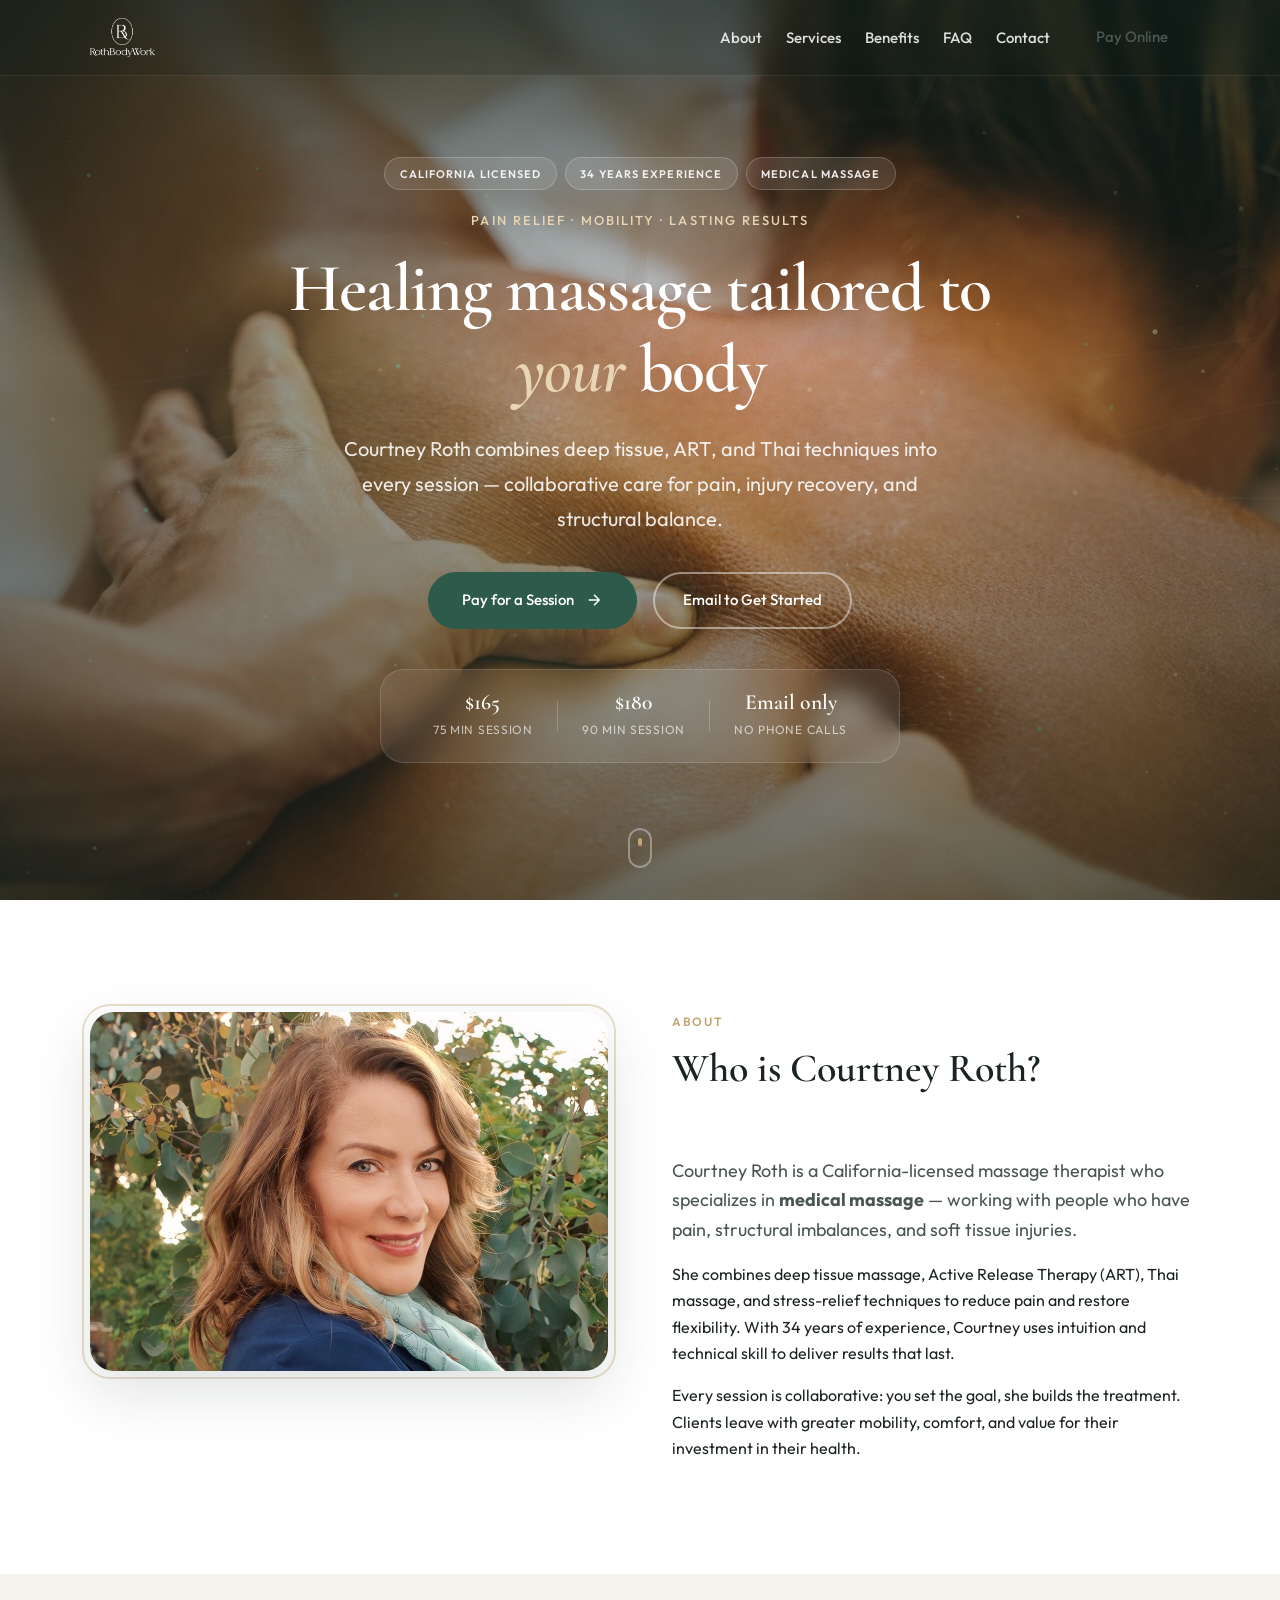
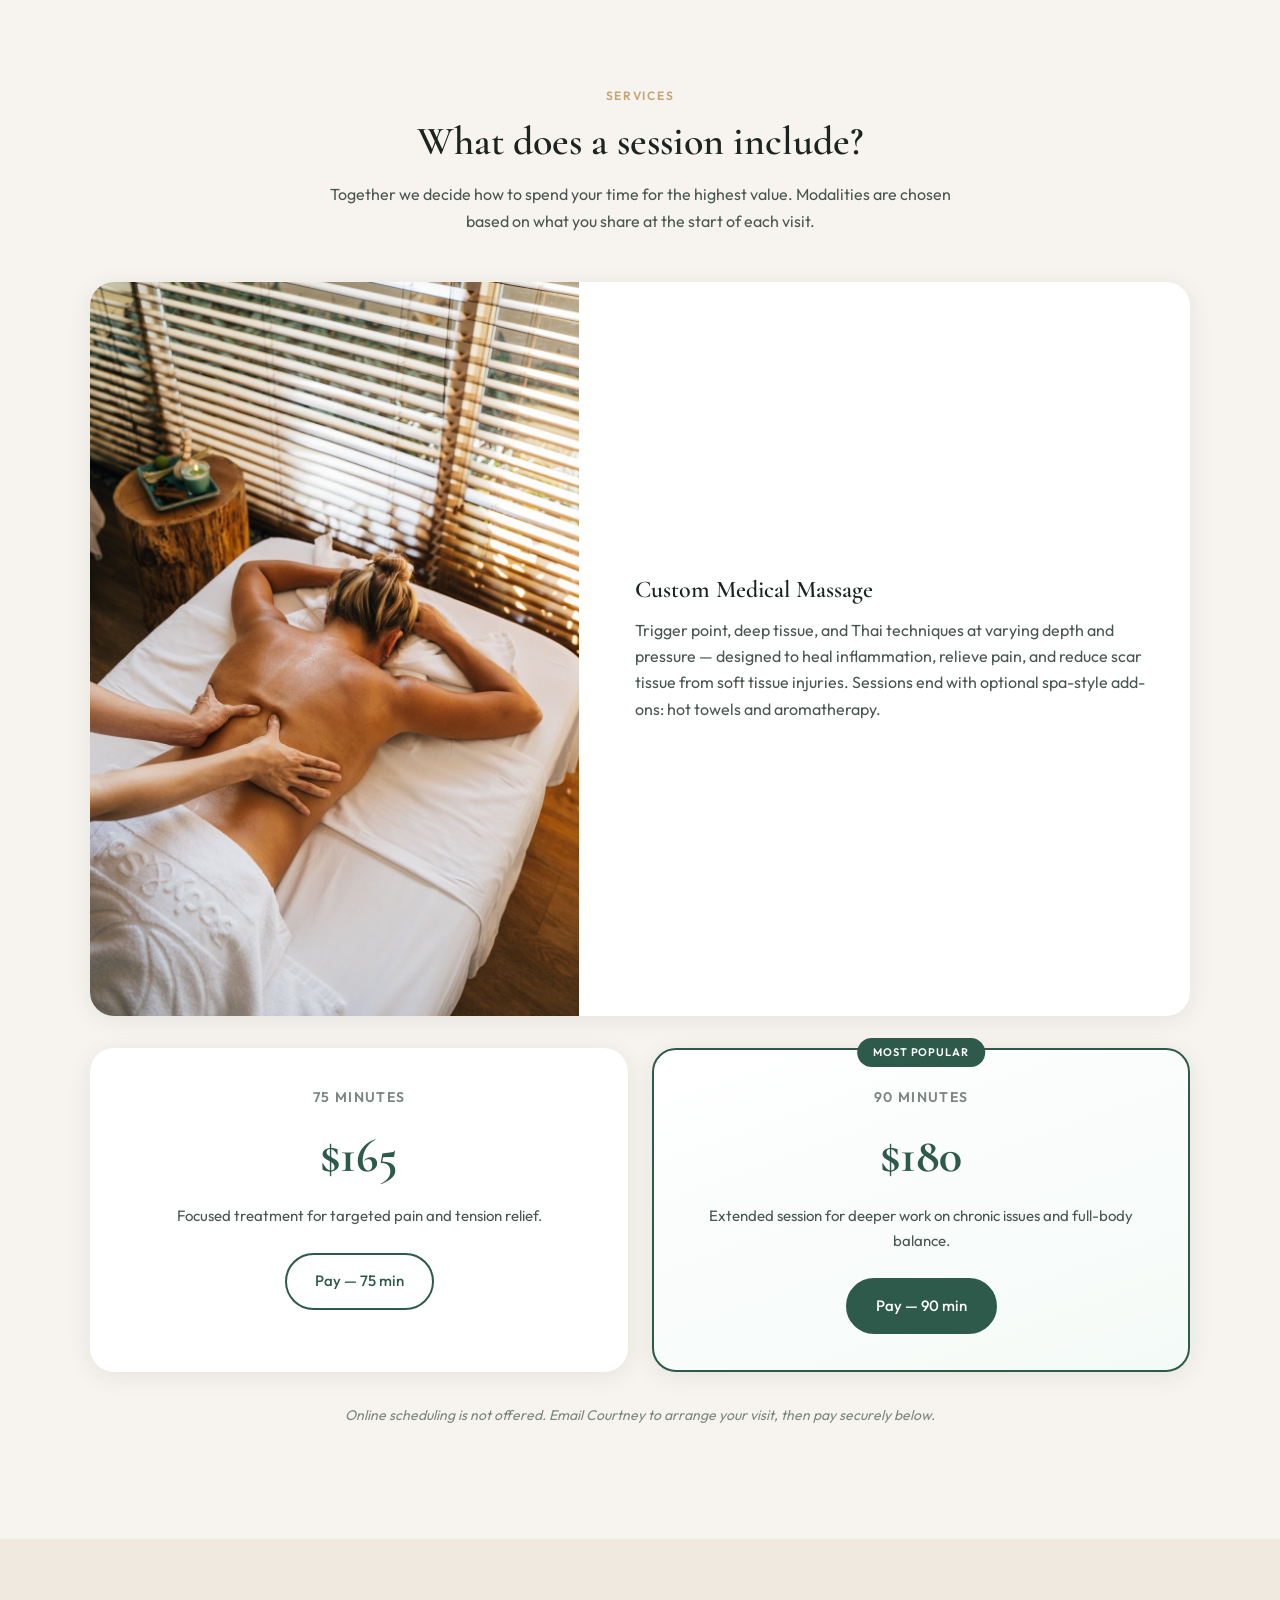
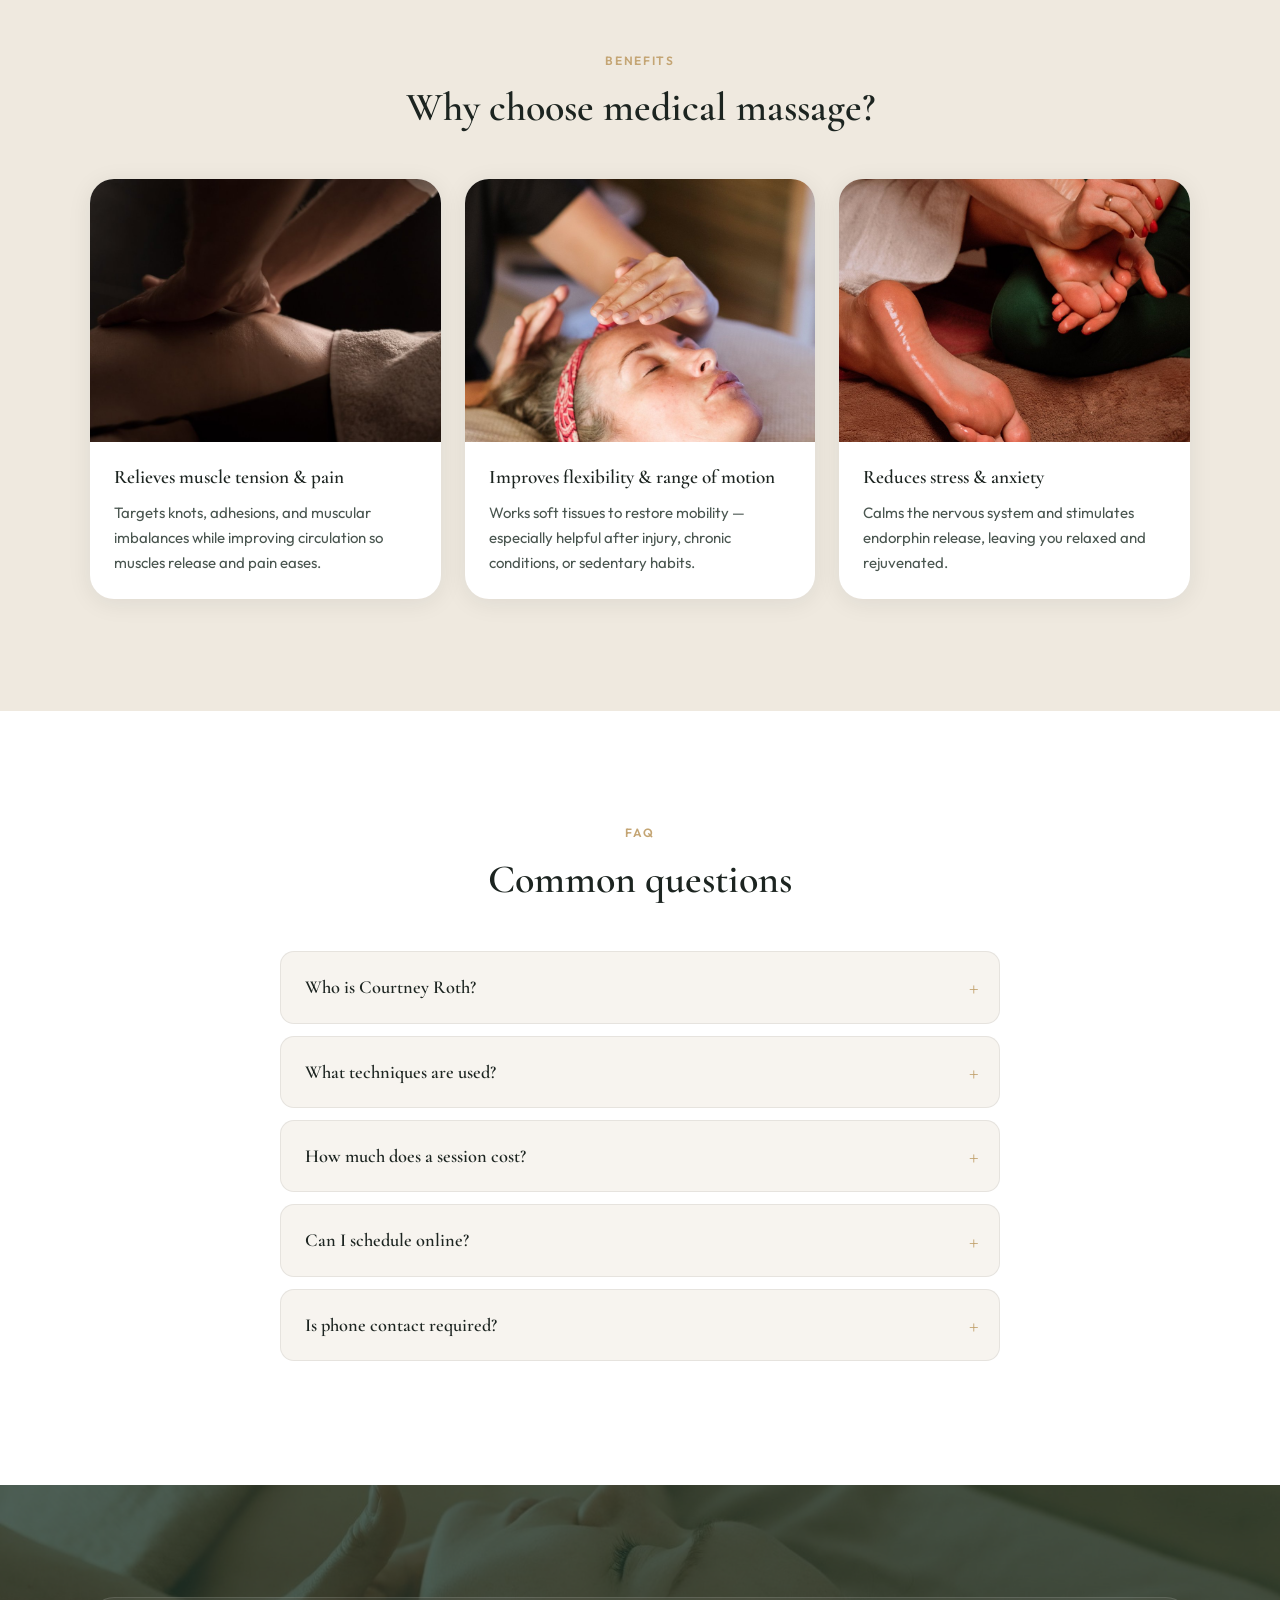
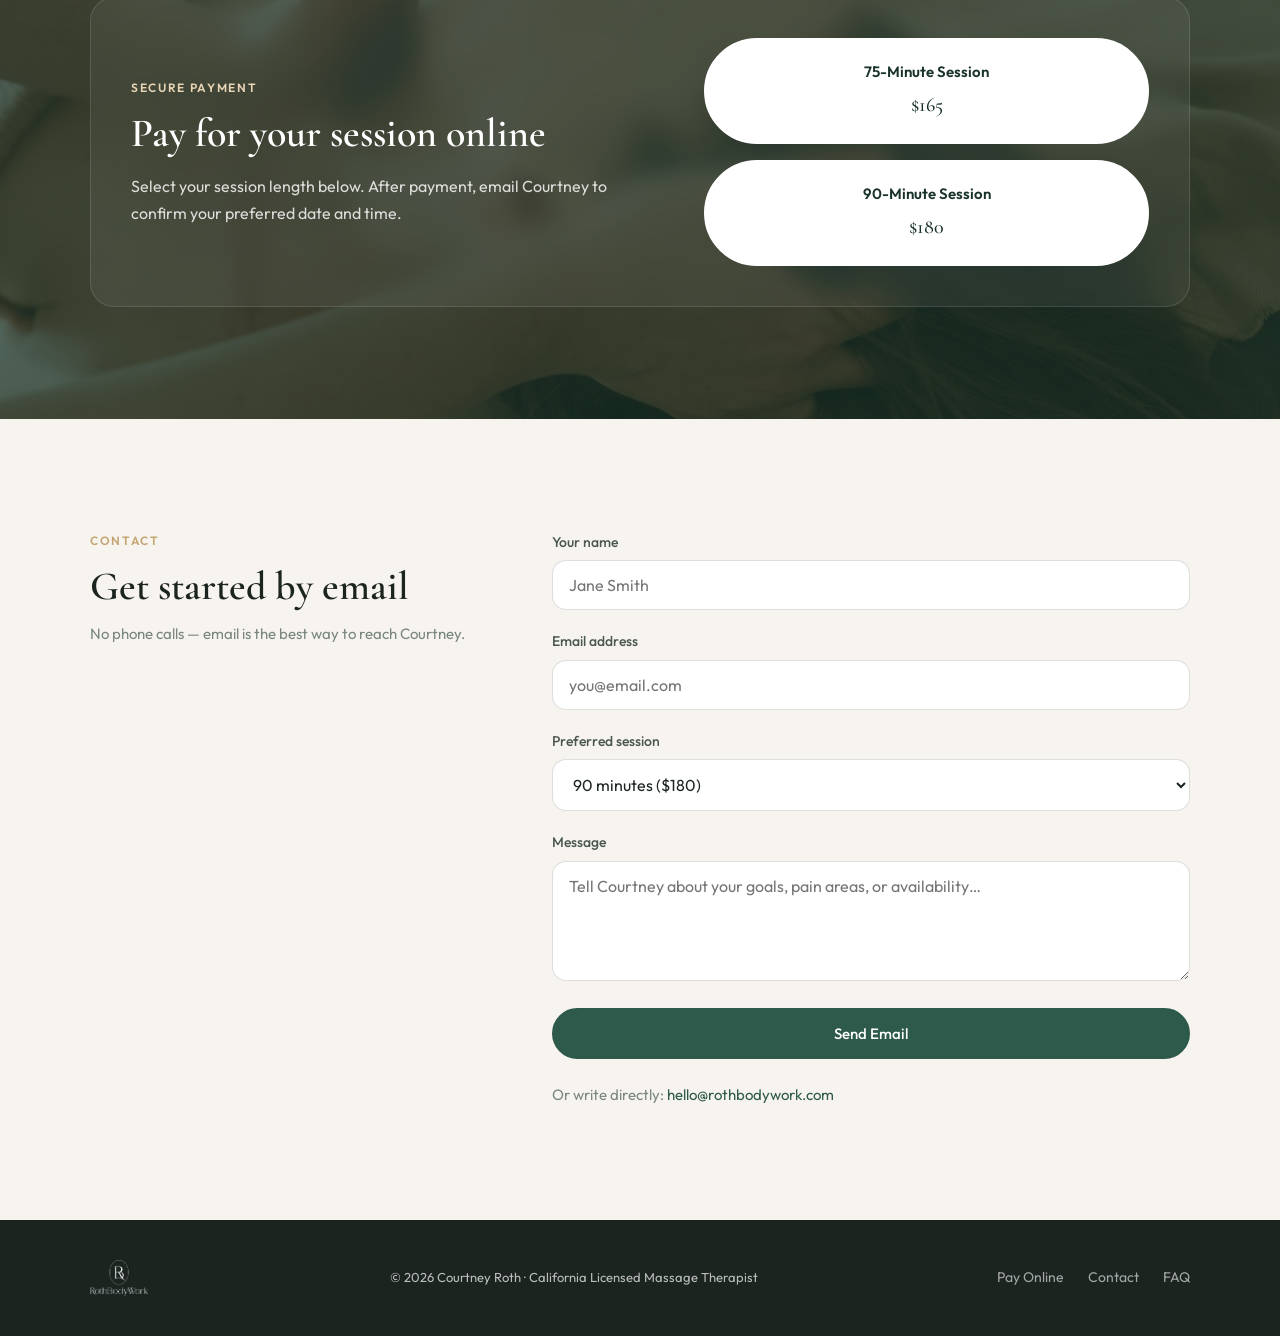
<file: index.html>
<!DOCTYPE html>
<html lang="en">
<head>
  <meta charset="UTF-8">
  <meta name="viewport" content="width=device-width, initial-scale=1.0">
  <meta name="description" content="Courtney Roth offers medical massage therapy in California — 34 years experience in deep tissue, ART, and Thai massage for pain relief, mobility, and rehabilitation. Pay online. No phone calls required.">
  <meta name="robots" content="index, follow, max-image-preview:large">
  <meta name="author" content="Courtney Roth">
  <link rel="canonical" href="https://www.rothbodywork.com/">

  <meta property="og:type" content="website">
  <meta property="og:url" content="https://www.rothbodywork.com/">
  <meta property="og:title" content="RothBodyWork | Medical Massage Therapy — Courtney Roth">
  <meta property="og:description" content="California-licensed medical massage for pain, injury recovery, and mobility. 75- and 90-minute sessions. Pay securely online.">
  <meta property="og:site_name" content="RothBodyWork">
  <meta property="og:image" content="https://www.rothbodywork.com/assets/og-image.jpg">
  <meta property="og:image:width" content="1200">
  <meta property="og:image:height" content="630">

  <meta name="twitter:card" content="summary_large_image">
  <meta name="twitter:image" content="https://www.rothbodywork.com/assets/og-image.jpg">
  <meta name="twitter:title" content="RothBodyWork | Medical Massage Therapy">
  <meta name="twitter:description" content="Transformative medical massage by Courtney Roth — pain relief, flexibility, and lasting results.">

  <title>RothBodyWork | Medical Massage Therapy in California — Courtney Roth</title>

  <link rel="icon" type="image/png" href="assets/logo.png">
  <link rel="preload" href="assets/hero-bg.jpg" as="image">
  <link rel="preconnect" href="https://fonts.googleapis.com">
  <link href="https://fonts.googleapis.com/css2?family=Cormorant+Garamond:ital,wght@0,400;0,600;0,700;1,400&family=Outfit:wght@300;400;500;600&display=swap" rel="stylesheet">
  <link rel="stylesheet" href="css/style.css">

  <script type="application/ld+json">
  {
    "@context": "https://schema.org",
    "@graph": [
      {
        "@type": "WebSite",
        "@id": "https://www.rothbodywork.com/#website",
        "url": "https://www.rothbodywork.com/",
        "name": "RothBodyWork",
        "description": "Medical massage therapy by Courtney Roth in California",
        "publisher": { "@id": "https://www.rothbodywork.com/#business" }
      },
      {
        "@type": "HealthAndBeautyBusiness",
        "@id": "https://www.rothbodywork.com/#business",
        "name": "RothBodyWork",
        "url": "https://www.rothbodywork.com/",
        "description": "Medical massage therapy specializing in pain relief, soft tissue injury rehabilitation, and structural balance.",
        "priceRange": "$165–$180",
        "areaServed": { "@type": "State", "name": "California" },
        "email": "hello@rothbodywork.com",
        "founder": { "@id": "https://www.rothbodywork.com/#courtney" },
        "hasOfferCatalog": {
          "@type": "OfferCatalog",
          "name": "Massage Sessions",
          "itemListElement": [
            {
              "@type": "Offer",
              "itemOffered": {
                "@type": "Service",
                "name": "75-Minute Medical Massage",
                "description": "Custom treatment combining deep tissue, trigger point, ART, and Thai techniques."
              },
              "price": "165",
              "priceCurrency": "USD"
            },
            {
              "@type": "Offer",
              "itemOffered": {
                "@type": "Service",
                "name": "90-Minute Medical Massage",
                "description": "Extended custom session for deeper work on pain, inflammation, and mobility."
              },
              "price": "180",
              "priceCurrency": "USD"
            }
          ]
        }
      },
      {
        "@type": "Person",
        "@id": "https://www.rothbodywork.com/#courtney",
        "name": "Courtney Roth",
        "jobTitle": "Licensed Massage Therapist",
        "image": "https://www.rothbodywork.com/assets/courtney-roth.png",
        "description": "California-licensed massage therapist with 34 years of experience in medical massage, deep tissue, Active Release Therapy (ART), and Thai massage.",
        "knowsAbout": ["Medical massage", "Deep tissue massage", "Active Release Therapy", "Thai massage", "Pain management", "Soft tissue rehabilitation"],
        "worksFor": { "@id": "https://www.rothbodywork.com/#business" }
      },
      {
        "@type": "FAQPage",
        "mainEntity": [
          {
            "@type": "Question",
            "name": "Who is Courtney Roth?",
            "acceptedAnswer": {
              "@type": "Answer",
              "text": "Courtney Roth is a California-licensed massage therapist with 34 years of experience who specializes in medical massage for pain, structural imbalances, and soft tissue injury rehabilitation."
            }
          },
          {
            "@type": "Question",
            "name": "What types of massage does RothBodyWork offer?",
            "acceptedAnswer": {
              "@type": "Answer",
              "text": "Sessions combine deep tissue massage, Active Release Therapy (ART), Thai massage, trigger point work, and stress-relief add-ons such as hot towels and aromatherapy — tailored to your needs at the start of each visit."
            }
          },
          {
            "@type": "Question",
            "name": "How much does a massage session cost?",
            "acceptedAnswer": {
              "@type": "Answer",
              "text": "A 75-minute session is $165. A 90-minute session is $180. Payment is accepted securely online."
            }
          },
          {
            "@type": "Question",
            "name": "Can I book an appointment online?",
            "acceptedAnswer": {
              "@type": "Answer",
              "text": "Online scheduling is not available. Contact Courtney by email to arrange your session, then pay online when ready."
            }
          },
          {
            "@type": "Question",
            "name": "Who should see a medical massage therapist?",
            "acceptedAnswer": {
              "@type": "Answer",
              "text": "Medical massage is ideal for people dealing with chronic pain, muscle tension, limited mobility, soft tissue injuries, or structural imbalances who want lasting relief rather than a spa-style relaxation visit."
            }
          }
        ]
      }
    ]
  }
  </script>
</head>
<body>

  <!-- Advanced page loader -->
  <div id="loader" class="loader" aria-hidden="true">
    <div class="loader__inner">
      <div class="loader__ring"></div>
      <div class="loader__ring loader__ring--delay"></div>
      <p class="loader__brand">Roth<span>BodyWork</span></p>
      <p class="loader__tagline">Medical Massage Therapy</p>
      <div class="loader__progress">
        <div class="loader__bar" id="loaderBar"></div>
      </div>
    </div>
  </div>

  <a class="skip-link" href="#main">Skip to content</a>

  <header class="site-header" id="header">
    <div class="container site-header__inner">
      <a href="#" class="logo" aria-label="RothBodyWork home">
        <img src="assets/logo.png" alt="RothBodyWork" width="160" height="48" class="logo__img">
      </a>
      <button class="nav-toggle" id="navToggle" aria-label="Open menu" aria-expanded="false">
        <span></span><span></span><span></span>
      </button>
      <nav class="site-nav" id="siteNav" aria-label="Main navigation">
        <ul>
          <li><a href="#about">About</a></li>
          <li><a href="#services">Services</a></li>
          <li><a href="#benefits">Benefits</a></li>
          <li><a href="#faq">FAQ</a></li>
          <li><a href="#contact">Contact</a></li>
          <li><a href="#pay" class="btn btn--sm">Pay Online</a></li>
        </ul>
      </nav>
    </div>
  </header>

  <main id="main">

    <!-- Hero — full canvas background -->
    <section class="hero" id="hero" aria-label="Introduction">
      <canvas id="heroCanvas" class="hero__canvas" aria-hidden="true"></canvas>
      <div class="hero__overlay"></div>
      <div class="container hero__content">
        <div class="hero__badge-row reveal">
          <span class="hero__pill">California Licensed</span>
          <span class="hero__pill">34 Years Experience</span>
          <span class="hero__pill">Medical Massage</span>
        </div>
        <p class="hero__eyebrow reveal reveal--delay-1">Pain Relief · Mobility · Lasting Results</p>
        <h1 class="reveal reveal--delay-2">Healing massage tailored to <em>your</em> body</h1>
        <p class="hero__lead reveal reveal--delay-3">Courtney Roth combines deep tissue, ART, and Thai techniques into every session — collaborative care for pain, injury recovery, and structural balance.</p>
        <div class="hero__actions reveal reveal--delay-4">
          <a href="#pay" class="btn btn--primary btn--glow">
            <span>Pay for a Session</span>
            <svg width="18" height="18" viewBox="0 0 24 24" fill="none" stroke="currentColor" stroke-width="2" aria-hidden="true"><path d="M5 12h14M12 5l7 7-7 7"/></svg>
          </a>
          <a href="#contact" class="btn btn--ghost">Email to Get Started</a>
        </div>
        <div class="hero__stats reveal reveal--delay-5">
          <div class="hero__stat">
            <strong>$165</strong>
            <span>75 min session</span>
          </div>
          <div class="hero__stat-divider" aria-hidden="true"></div>
          <div class="hero__stat">
            <strong>$180</strong>
            <span>90 min session</span>
          </div>
          <div class="hero__stat-divider" aria-hidden="true"></div>
          <div class="hero__stat">
            <strong>Email only</strong>
            <span>No phone calls</span>
          </div>
        </div>
      </div>
      <a href="#about" class="hero__scroll" aria-label="Scroll to learn more">
        <span></span>
      </a>
    </section>

    <!-- About -->
    <section class="section section--about" id="about">
      <div class="container">
        <div class="section__grid section__grid--media">
          <div class="section__media reveal">
            <img src="assets/courtney-roth.png" alt="Courtney Roth — California licensed medical massage therapist" width="600" height="415" loading="lazy">
          </div>
          <div class="section__label reveal">
            <span class="eyebrow">About</span>
            <h2>Who is Courtney Roth?</h2>
          </div>
          <div class="section__body reveal">
            <p class="lead">Courtney Roth is a California-licensed massage therapist who specializes in <strong>medical massage</strong> — working with people who have pain, structural imbalances, and soft tissue injuries.</p>
            <p>She combines deep tissue massage, Active Release Therapy (ART), Thai massage, and stress-relief techniques to reduce pain and restore flexibility. With 34 years of experience, Courtney uses intuition and technical skill to deliver results that last.</p>
            <p>Every session is collaborative: you set the goal, she builds the treatment. Clients leave with greater mobility, comfort, and value for their investment in their health.</p>
          </div>
        </div>
      </div>
    </section>

    <!-- Services & Pricing -->
    <section class="section section--services" id="services">
      <div class="container">
        <div class="section__header section__header--center reveal">
          <span class="eyebrow">Services</span>
          <h2>What does a session include?</h2>
          <p class="section__intro">Together we decide how to spend your time for the highest value. Modalities are chosen based on what you share at the start of each visit.</p>
        </div>

        <div class="treatment-card treatment-card--with-image reveal">
          <div class="treatment-card__image">
            <img src="assets/massage.png" alt="Custom medical massage treatment session" width="480" height="720" loading="lazy">
          </div>
          <div class="treatment-card__text">
            <h3>Custom Medical Massage</h3>
            <p>Trigger point, deep tissue, and Thai techniques at varying depth and pressure — designed to heal inflammation, relieve pain, and reduce scar tissue from soft tissue injuries. Sessions end with optional spa-style add-ons: hot towels and aromatherapy.</p>
          </div>
        </div>

        <div class="pricing-grid">
          <article class="price-card reveal">
            <div class="price-card__time">75 minutes</div>
            <div class="price-card__amount">$165</div>
            <p>Focused treatment for targeted pain and tension relief.</p>
            <a href="#pay" class="btn btn--outline" data-session="75">Pay — 75 min</a>
          </article>
          <article class="price-card price-card--featured reveal">
            <div class="price-card__badge">Most popular</div>
            <div class="price-card__time">90 minutes</div>
            <div class="price-card__amount">$180</div>
            <p>Extended session for deeper work on chronic issues and full-body balance.</p>
            <a href="#pay" class="btn btn--primary" data-session="90">Pay — 90 min</a>
          </article>
        </div>

        <p class="note note--center">Online scheduling is not offered. Email Courtney to arrange your visit, then pay securely below.</p>
      </div>
    </section>

    <!-- Benefits -->
    <section class="section section--benefits" id="benefits">
      <div class="container">
        <div class="section__header section__header--center reveal">
          <span class="eyebrow">Benefits</span>
          <h2>Why choose medical massage?</h2>
        </div>
        <div class="benefits-grid">
          <article class="benefit-card benefit-card--image reveal">
            <div class="benefit-card__photo">
              <img src="assets/back-massage.jpg" alt="Deep tissue back massage relieving muscle tension" width="400" height="267" loading="lazy">
            </div>
            <div class="benefit-card__content">
              <h3>Relieves muscle tension &amp; pain</h3>
              <p>Targets knots, adhesions, and muscular imbalances while improving circulation so muscles release and pain eases.</p>
            </div>
          </article>
          <article class="benefit-card benefit-card--image reveal">
            <div class="benefit-card__photo">
              <img src="assets/face-massage.jpg" alt="Therapeutic massage improving relaxation and mobility" width="400" height="600" loading="lazy">
            </div>
            <div class="benefit-card__content">
              <h3>Improves flexibility &amp; range of motion</h3>
              <p>Works soft tissues to restore mobility — especially helpful after injury, chronic conditions, or sedentary habits.</p>
            </div>
          </article>
          <article class="benefit-card benefit-card--image reveal">
            <div class="benefit-card__photo">
              <img src="assets/feet-massage.jpg" alt="Relaxing foot massage reducing stress and anxiety" width="400" height="553" loading="lazy">
            </div>
            <div class="benefit-card__content">
              <h3>Reduces stress &amp; anxiety</h3>
              <p>Calms the nervous system and stimulates endorphin release, leaving you relaxed and rejuvenated.</p>
            </div>
          </article>
        </div>
      </div>
    </section>

    <!-- FAQ — optimized for AI extraction -->
    <section class="section section--faq" id="faq">
      <div class="container">
        <div class="section__header section__header--center reveal">
          <span class="eyebrow">FAQ</span>
          <h2>Common questions</h2>
        </div>
        <div class="faq-list">
          <details class="faq-item reveal">
            <summary>Who is Courtney Roth?</summary>
            <p>A California-licensed massage therapist with 34 years of experience, specializing in medical massage for pain, injury, and structural balance.</p>
          </details>
          <details class="faq-item reveal">
            <summary>What techniques are used?</summary>
            <p>Deep tissue, Active Release Therapy (ART), Thai massage, trigger point work, and optional hot towels and aromatherapy — customized each session.</p>
          </details>
          <details class="faq-item reveal">
            <summary>How much does a session cost?</summary>
            <p>75 minutes: $165. 90 minutes: $180. Pay securely online after arranging your visit by email.</p>
          </details>
          <details class="faq-item reveal">
            <summary>Can I schedule online?</summary>
            <p>No — online booking is not available. Email Courtney to set up your appointment, then use the payment buttons on this page.</p>
          </details>
          <details class="faq-item reveal">
            <summary>Is phone contact required?</summary>
            <p>No. All communication is handled by email. Courtney does not take phone calls.</p>
          </details>
        </div>
      </div>
    </section>

    <!-- Payment -->
    <section class="section section--pay" id="pay">
      <div class="pay-section-bg" aria-hidden="true">
        <img src="assets/spa-bg.jpg" alt="" loading="lazy">
      </div>
      <div class="container">
        <div class="pay-panel">
          <div class="pay-panel__content">
            <span class="eyebrow eyebrow--light">Secure Payment</span>
            <h2>Pay for your session online</h2>
            <p>Select your session length below. After payment, email Courtney to confirm your preferred date and time.</p>
          </div>
          <div class="pay-panel__actions">
            <a href="https://www.rothbodywork.com/cart" class="btn btn--light btn--lg" id="pay75" target="_blank" rel="noopener noreferrer">
              <span class="btn__label">75-Minute Session</span>
              <span class="btn__price">$165</span>
            </a>
            <a href="https://www.rothbodywork.com/cart" class="btn btn--light btn--lg" id="pay90" target="_blank" rel="noopener noreferrer">
              <span class="btn__label">90-Minute Session</span>
              <span class="btn__price">$180</span>
            </a>
          </div>
        </div>
      </div>
    </section>

    <!-- Contact -->
    <section class="section section--contact" id="contact">
      <div class="container">
        <div class="section__grid">
          <div class="section__label">
            <span class="eyebrow">Contact</span>
            <h2>Get started by email</h2>
            <p class="contact-note">No phone calls — email is the best way to reach Courtney.</p>
          </div>
          <div class="section__body reveal">
            <form class="contact-form" id="contactForm" action="mailto:hello@rothbodywork.com" method="post" enctype="text/plain">
              <div class="form-row">
                <label for="name">Your name</label>
                <input type="text" id="name" name="name" required autocomplete="name" placeholder="Jane Smith">
              </div>
              <div class="form-row">
                <label for="email">Email address</label>
                <input type="email" id="email" name="email" required autocomplete="email" placeholder="you@email.com">
              </div>
              <div class="form-row">
                <label for="session">Preferred session</label>
                <select id="session" name="session">
                  <option value="75">75 minutes ($165)</option>
                  <option value="90" selected>90 minutes ($180)</option>
                </select>
              </div>
              <div class="form-row">
                <label for="message">Message</label>
                <textarea id="message" name="message" rows="4" required placeholder="Tell Courtney about your goals, pain areas, or availability…"></textarea>
              </div>
              <button type="submit" class="btn btn--primary btn--full">Send Email</button>
            </form>
            <p class="form-fallback">Or write directly: <a href="mailto:hello@rothbodywork.com">hello@rothbodywork.com</a></p>
          </div>
        </div>
      </div>
    </section>

  </main>

  <footer class="site-footer">
    <div class="container site-footer__inner">
      <p class="footer-brand">
        <img src="assets/logo-white.png" alt="RothBodyWork" width="140" height="42" class="footer-brand__img">
      </p>
      <p class="footer-copy">&copy; <span id="year"></span> Courtney Roth · California Licensed Massage Therapist</p>
      <nav aria-label="Footer navigation">
        <a href="#pay">Pay Online</a>
        <a href="#contact">Contact</a>
        <a href="#faq">FAQ</a>
      </nav>
    </div>
  </footer>

  <script src="js/canvas-hero.js" defer></script>
  <script src="js/main.js" defer></script>
</body>
</html>
</file>
<file: css/style.css>
/* RothBodyWork — refreshed palette & layout */

:root {
  --color-bg: #f7f4ef;
  --color-bg-warm: #efe9df;
  --color-surface: #ffffff;
  --color-ink: #1c2420;
  --color-ink-soft: #4a5650;
  --color-muted: #7a8680;
  --color-primary: #2d5a4a;
  --color-primary-dark: #1a3329;
  --color-accent: #c4a574;
  --color-accent-light: #e8d5b5;
  --font-display: "Cormorant Garamond", Georgia, serif;
  --font-body: "Outfit", system-ui, sans-serif;
  --radius: 14px;
  --radius-lg: 24px;
  --shadow: 0 4px 24px rgba(28, 36, 32, 0.08);
  --shadow-lg: 0 20px 60px rgba(28, 36, 32, 0.14);
  --shadow-glow: 0 8px 32px rgba(45, 90, 74, 0.35);
  --header-h: 76px;
  --transition: 0.35s cubic-bezier(0.4, 0, 0.2, 1);
  --ease-out: cubic-bezier(0.16, 1, 0.3, 1);
}

*, *::before, *::after { box-sizing: border-box; margin: 0; padding: 0; }

html {
  scroll-behavior: smooth;
  -webkit-text-size-adjust: 100%;
}

body {
  font-family: var(--font-body);
  font-size: 1rem;
  line-height: 1.65;
  color: var(--color-ink);
  background: var(--color-bg);
  overflow-x: hidden;
}

body.loading { overflow: hidden; }

img { max-width: 100%; height: auto; display: block; }

a { color: var(--color-primary); text-decoration: none; transition: color var(--transition); }
a:hover { color: var(--color-accent); }

.container {
  width: min(100% - 2rem, 1100px);
  margin-inline: auto;
}

.skip-link {
  position: absolute;
  top: -100%;
  left: 1rem;
  z-index: 9999;
  padding: 0.5rem 1rem;
  background: var(--color-primary);
  color: #fff;
  border-radius: var(--radius);
}
.skip-link:focus { top: 1rem; }

/* Typography */
h1, h2, h3 {
  font-family: var(--font-display);
  font-weight: 600;
  line-height: 1.2;
  color: var(--color-ink);
}

h1 { font-size: clamp(2.25rem, 6vw, 3.75rem); }
h2 { font-size: clamp(1.75rem, 4vw, 2.5rem); }
h3 { font-size: clamp(1.25rem, 2.5vw, 1.5rem); }

.lead { font-size: 1.125rem; color: var(--color-ink-soft); }

.eyebrow {
  display: block;
  font-size: 0.75rem;
  font-weight: 600;
  letter-spacing: 0.14em;
  text-transform: uppercase;
  color: var(--color-accent);
  margin-bottom: 0.75rem;
}

.eyebrow--light { color: var(--color-accent-light); }

/* Buttons */
.btn {
  display: inline-flex;
  align-items: center;
  justify-content: center;
  gap: 0.5rem;
  padding: 0.875rem 1.75rem;
  font-family: var(--font-body);
  font-size: 0.9375rem;
  font-weight: 500;
  border-radius: 999px;
  border: 2px solid transparent;
  cursor: pointer;
  transition: all var(--transition);
  text-align: center;
}

.btn--primary {
  background: var(--color-primary);
  color: #fff;
  border-color: var(--color-primary);
}
.btn--primary:hover {
  background: var(--color-primary-dark);
  border-color: var(--color-primary-dark);
  color: #fff;
  transform: translateY(-3px);
  box-shadow: var(--shadow-glow);
}

.btn--glow {
  gap: 0.65rem;
  padding-inline: 2rem;
}

.btn--glow svg {
  transition: transform var(--transition);
}

.btn--glow:hover svg {
  transform: translateX(4px);
}

.btn--ghost {
  background: transparent;
  color: #fff;
  border-color: rgba(255,255,255,0.45);
}
.btn--ghost:hover {
  background: rgba(255,255,255,0.12);
  border-color: #fff;
  color: #fff;
}

.btn--outline {
  background: transparent;
  color: var(--color-primary);
  border-color: var(--color-primary);
}
.btn--outline:hover {
  background: var(--color-primary);
  color: #fff;
}

.btn--light {
  background: #fff;
  color: var(--color-primary-dark);
  border-color: #fff;
  flex-direction: column;
  gap: 0.25rem;
}
.btn--light:hover {
  background: var(--color-accent-light);
  color: var(--color-ink);
  transform: translateY(-2px);
}

.btn--sm { padding: 0.5rem 1.25rem; font-size: 0.875rem; }
.btn--lg { padding: 1.25rem 2rem; min-width: 200px; }
.btn--full { width: 100%; }

.btn__label { font-weight: 600; }
.btn__price { font-size: 1.25rem; font-family: var(--font-display); }

/* Loader */
.loader {
  position: fixed;
  inset: 0;
  z-index: 10000;
  display: flex;
  align-items: center;
  justify-content: center;
  background: var(--color-primary-dark);
  transition: opacity 0.6s ease, visibility 0.6s ease;
}

.loader.is-done {
  opacity: 0;
  visibility: hidden;
  pointer-events: none;
}

.loader__inner { text-align: center; }

.loader__ring {
  width: 64px;
  height: 64px;
  margin: 0 auto 1.5rem;
  border: 2px solid rgba(196, 165, 116, 0.2);
  border-top-color: var(--color-accent);
  border-radius: 50%;
  animation: spin 1s linear infinite;
}

.loader__ring--delay {
  width: 48px;
  height: 48px;
  margin-top: -3.5rem;
  margin-bottom: 2rem;
  animation-duration: 1.4s;
  animation-direction: reverse;
  border-top-color: rgba(255,255,255,0.5);
}

.loader__brand {
  font-family: var(--font-display);
  font-size: 2rem;
  color: #fff;
  letter-spacing: 0.02em;
}
.loader__brand span { color: var(--color-accent); }

.loader__tagline {
  font-size: 0.75rem;
  letter-spacing: 0.2em;
  text-transform: uppercase;
  color: rgba(255,255,255,0.5);
  margin-top: 0.5rem;
}

.loader__progress {
  width: 160px;
  height: 2px;
  background: rgba(255,255,255,0.15);
  margin: 1.5rem auto 0;
  border-radius: 2px;
  overflow: hidden;
}

.loader__bar {
  height: 100%;
  width: 0%;
  background: linear-gradient(90deg, var(--color-accent), var(--color-accent-light));
  border-radius: 2px;
  transition: width 0.15s ease;
}

@keyframes spin { to { transform: rotate(360deg); } }

/* Header */
.site-header {
  position: fixed;
  top: 0;
  left: 0;
  right: 0;
  z-index: 1000;
  height: var(--header-h);
  background: transparent;
  border-bottom: 1px solid transparent;
  transition: background var(--transition), box-shadow var(--transition), border-color var(--transition);
}

.site-header.is-hero {
  background: rgba(15, 28, 24, 0.15);
  backdrop-filter: blur(8px);
  -webkit-backdrop-filter: blur(8px);
  border-bottom-color: rgba(255, 255, 255, 0.08);
}

.site-header.is-hero .site-nav a:not(.btn) {
  color: rgba(255, 255, 255, 0.85);
}

.site-header.is-hero .site-nav a:not(.btn):hover,
.site-header.is-hero .site-nav a.is-active {
  color: var(--color-accent-light);
}

.site-header.is-hero .nav-toggle span {
  background: #fff;
}

.site-header.is-hero .logo__img {
  filter: brightness(0) invert(1);
}

.site-header.is-scrolled {
  background: rgba(255, 255, 255, 0.92);
  backdrop-filter: blur(16px);
  -webkit-backdrop-filter: blur(16px);
  box-shadow: 0 4px 30px rgba(28, 36, 32, 0.08);
  border-bottom-color: rgba(28, 36, 32, 0.06);
}

.site-header.is-scrolled.is-hero .logo__img {
  filter: none;
}

.site-header.is-scrolled.is-hero .site-nav a:not(.btn) {
  color: var(--color-ink-soft);
}

.site-header.is-scrolled.is-hero .nav-toggle span {
  background: var(--color-ink);
}

.site-header__inner {
  display: flex;
  align-items: center;
  justify-content: space-between;
  height: 100%;
}

.logo {
  display: flex;
  align-items: center;
  color: var(--color-ink);
}
.logo:hover { opacity: 0.85; }

.logo__img {
  height: 40px;
  width: auto;
  max-width: 160px;
  object-fit: contain;
}

.nav-toggle {
  display: flex;
  flex-direction: column;
  gap: 5px;
  background: none;
  border: none;
  cursor: pointer;
  padding: 0.5rem;
  z-index: 1001;
}
.nav-toggle span {
  display: block;
  width: 24px;
  height: 2px;
  background: var(--color-ink);
  transition: var(--transition);
  border-radius: 2px;
}
.nav-toggle.is-open span:nth-child(1) { transform: translateY(7px) rotate(45deg); }
.nav-toggle.is-open span:nth-child(2) { opacity: 0; }
.nav-toggle.is-open span:nth-child(3) { transform: translateY(-7px) rotate(-45deg); }

.site-nav ul {
  list-style: none;
  display: flex;
  align-items: center;
  gap: 1.5rem;
}

.site-nav a {
  font-size: 0.9375rem;
  font-weight: 500;
  color: var(--color-ink-soft);
}
.site-nav a:hover { color: var(--color-primary); }

.site-nav a.is-active {
  color: var(--color-primary);
  position: relative;
}

.site-nav a.is-active::after {
  content: "";
  position: absolute;
  bottom: -4px;
  left: 0;
  right: 0;
  height: 2px;
  background: var(--color-accent);
  border-radius: 2px;
}

@media (max-width: 768px) {
  .nav-toggle { display: flex; }
  .site-nav {
    position: fixed;
    inset: 0;
    top: var(--header-h);
    background: rgba(247, 244, 239, 0.97);
    backdrop-filter: blur(20px);
    -webkit-backdrop-filter: blur(20px);
    padding: 2.5rem 2rem;
    transform: translateX(100%);
    transition: transform var(--transition);
  }
  .site-nav.is-open { transform: translateX(0); }
  .site-nav ul {
    flex-direction: column;
    align-items: flex-start;
    gap: 1.5rem;
  }
  .site-nav a { font-size: 1.125rem; }
  .site-nav .btn { margin-top: 0.5rem; width: 100%; }
  .site-header.is-hero .site-nav { background: rgba(26, 51, 41, 0.97); }
  .site-header.is-hero .site-nav a:not(.btn) { color: rgba(255,255,255,0.9); }
}

@media (min-width: 769px) {
  .nav-toggle { display: none; }
}

/* Hero — canvas is the full background */
.hero {
  position: relative;
  min-height: 100svh;
  display: flex;
  align-items: center;
  justify-content: center;
  overflow: hidden;
}

.hero__canvas {
  position: absolute;
  inset: 0;
  width: 100%;
  height: 100%;
  z-index: 0;
}

.hero__overlay {
  position: absolute;
  inset: 0;
  background: linear-gradient(
    180deg,
    rgba(15, 28, 24, 0.25) 0%,
    rgba(20, 35, 30, 0.05) 40%,
    rgba(20, 35, 30, 0.45) 100%
  );
  z-index: 1;
  pointer-events: none;
}

.hero__content {
  position: relative;
  z-index: 2;
  padding: calc(var(--header-h) + 2.5rem) 0 6rem;
  text-align: center;
  max-width: 780px;
}

.hero__badge-row {
  display: flex;
  flex-wrap: wrap;
  gap: 0.5rem;
  justify-content: center;
  margin-bottom: 1.25rem;
}

.hero__pill {
  font-size: 0.6875rem;
  font-weight: 600;
  letter-spacing: 0.1em;
  text-transform: uppercase;
  padding: 0.4rem 0.9rem;
  border-radius: 999px;
  background: rgba(255, 255, 255, 0.1);
  border: 1px solid rgba(255, 255, 255, 0.2);
  color: rgba(255, 255, 255, 0.9);
  backdrop-filter: blur(8px);
}

.hero__eyebrow {
  font-size: 0.8125rem;
  font-weight: 500;
  letter-spacing: 0.16em;
  text-transform: uppercase;
  color: var(--color-accent-light);
  margin-bottom: 1rem;
}

.hero h1 {
  color: #fff;
  margin-bottom: 1.25rem;
  font-size: clamp(2.5rem, 7vw, 4.25rem);
  letter-spacing: -0.02em;
}

.hero h1 em {
  font-style: italic;
  color: var(--color-accent-light);
}

.hero__lead {
  font-size: clamp(1.05rem, 2.5vw, 1.25rem);
  color: rgba(255, 255, 255, 0.88);
  margin-bottom: 2.25rem;
  line-height: 1.75;
  max-width: 600px;
  margin-inline: auto;
}

.hero__actions {
  display: flex;
  flex-wrap: wrap;
  gap: 1rem;
  justify-content: center;
  margin-bottom: 2.5rem;
}

.hero__stats {
  display: flex;
  flex-wrap: wrap;
  align-items: center;
  justify-content: center;
  gap: 1rem 1.5rem;
  padding: 1.25rem 1.75rem;
  background: rgba(255, 255, 255, 0.08);
  border: 1px solid rgba(255, 255, 255, 0.15);
  border-radius: var(--radius-lg);
  backdrop-filter: blur(12px);
  max-width: 520px;
  margin-inline: auto;
}

.hero__stat {
  text-align: center;
}

.hero__stat strong {
  display: block;
  font-family: var(--font-display);
  font-size: 1.35rem;
  font-weight: 600;
  color: #fff;
  line-height: 1.2;
}

.hero__stat span {
  font-size: 0.75rem;
  color: rgba(255, 255, 255, 0.65);
  text-transform: uppercase;
  letter-spacing: 0.06em;
}

.hero__stat-divider {
  width: 1px;
  height: 32px;
  background: rgba(255, 255, 255, 0.2);
}

@media (max-width: 480px) {
  .hero__stat-divider { display: none; }
  .hero__stats { gap: 1.25rem; }
}

.hero__scroll {
  position: absolute;
  bottom: 2rem;
  left: 50%;
  transform: translateX(-50%);
  z-index: 2;
  color: rgba(255,255,255,0.6);
  transition: color var(--transition);
}

.hero__scroll:hover { color: #fff; }
.hero__scroll span {
  display: block;
  width: 24px;
  height: 40px;
  border: 2px solid rgba(255,255,255,0.35);
  border-radius: 12px;
  position: relative;
}
.hero__scroll span::after {
  content: "";
  position: absolute;
  top: 8px;
  left: 50%;
  transform: translateX(-50%);
  width: 4px;
  height: 8px;
  background: var(--color-accent);
  border-radius: 2px;
  animation: scroll-bounce 2s ease infinite;
}

@keyframes scroll-bounce {
  0%, 100% { transform: translateX(-50%) translateY(0); opacity: 1; }
  50% { transform: translateX(-50%) translateY(10px); opacity: 0.4; }
}

/* Scroll reveal */
.reveal {
  opacity: 0;
  transform: translateY(28px);
  transition: opacity 0.8s var(--ease-out), transform 0.8s var(--ease-out);
}

.reveal.is-visible {
  opacity: 1;
  transform: translateY(0);
}

.reveal--delay-1 { transition-delay: 0.1s; }
.reveal--delay-2 { transition-delay: 0.2s; }
.reveal--delay-3 { transition-delay: 0.35s; }
.reveal--delay-4 { transition-delay: 0.5s; }
.reveal--delay-5 { transition-delay: 0.65s; }

/* Sections */
.section {
  padding: clamp(5rem, 12vw, 7rem) 0;
  position: relative;
}

.section--about { background: var(--color-surface); }
.section--services { background: var(--color-bg); }
.section--benefits { background: var(--color-bg-warm); }
.section--faq { background: var(--color-surface); }
.section--pay {
  position: relative;
  background: var(--color-primary-dark);
  overflow: hidden;
}

.pay-section-bg {
  position: absolute;
  inset: 0;
  z-index: 0;
}

.pay-section-bg img {
  width: 100%;
  height: 100%;
  object-fit: cover;
  opacity: 0.25;
}

.section--pay .container {
  position: relative;
  z-index: 1;
}
.section--contact { background: var(--color-bg); }

.section__grid {
  display: grid;
  gap: 2.5rem;
}

@media (min-width: 768px) {
  .section__grid {
    grid-template-columns: 1fr 1.6fr;
    gap: 4rem;
    align-items: start;
  }

  .section__grid--media {
    grid-template-columns: 1fr 1fr;
    grid-template-areas:
      "media label"
      "media body";
    align-items: start;
  }

  .section__grid--media .section__media { grid-area: media; }
  .section__grid--media .section__label { grid-area: label; }
  .section__grid--media .section__body { grid-area: body; }
}

.section__media {
  position: relative;
}

.section__media::before {
  content: "";
  position: absolute;
  inset: -8px;
  border: 2px solid var(--color-accent);
  border-radius: calc(var(--radius-lg) + 4px);
  opacity: 0.35;
  z-index: -1;
}

.section__media img {
  width: 100%;
  height: 100%;
  min-height: 300px;
  object-fit: cover;
  border-radius: var(--radius-lg);
  box-shadow: var(--shadow-lg);
}

@media (max-width: 767px) {
  .section__media {
    margin-bottom: 1.5rem;
  }
  .section__media img { min-height: 220px; }
}

.section__header--center {
  text-align: center;
  max-width: 640px;
  margin: 0 auto 3rem;
}

.section__intro {
  color: var(--color-ink-soft);
  margin-top: 1rem;
}

.section__body p + p { margin-top: 1rem; }

/* Treatment & pricing */
.treatment-card {
  background: var(--color-surface);
  padding: 2rem;
  border-radius: var(--radius-lg);
  box-shadow: var(--shadow);
  margin-bottom: 2rem;
  border-left: 4px solid var(--color-accent);
}

.treatment-card--with-image {
  display: grid;
  gap: 1.5rem;
  border-left: none;
  padding: 0;
  overflow: hidden;
}

@media (min-width: 640px) {
  .treatment-card--with-image {
    grid-template-columns: 1fr 1.2fr;
    align-items: center;
  }
}

.treatment-card__image img {
  width: 100%;
  height: 100%;
  min-height: 220px;
  object-fit: cover;
}

.treatment-card__text {
  padding: 1.5rem 2rem 2rem;
}

@media (min-width: 640px) {
  .treatment-card__text { padding: 2rem; }
}

.treatment-card h3 { margin-bottom: 0.75rem; }
.treatment-card p { color: var(--color-ink-soft); }

.pricing-grid {
  display: grid;
  gap: 1.5rem;
  margin-bottom: 2rem;
}

@media (min-width: 600px) {
  .pricing-grid { grid-template-columns: 1fr 1fr; }
}

.price-card {
  position: relative;
  background: var(--color-surface);
  padding: 2.25rem 2rem;
  border-radius: var(--radius-lg);
  box-shadow: var(--shadow);
  text-align: center;
  border: 2px solid transparent;
  transition: transform var(--transition), box-shadow var(--transition), border-color var(--transition);
}

.price-card:hover {
  transform: translateY(-6px);
  box-shadow: var(--shadow-lg);
}

.price-card--featured {
  border-color: var(--color-primary);
  background: linear-gradient(160deg, #fff 0%, #f4faf7 100%);
}

.price-card__badge {
  position: absolute;
  top: -12px;
  left: 50%;
  transform: translateX(-50%);
  background: var(--color-primary);
  color: #fff;
  font-size: 0.6875rem;
  font-weight: 600;
  letter-spacing: 0.08em;
  text-transform: uppercase;
  padding: 0.35rem 1rem;
  border-radius: 999px;
}

.price-card__time {
  font-size: 0.875rem;
  font-weight: 600;
  color: var(--color-muted);
  text-transform: uppercase;
  letter-spacing: 0.1em;
}

.price-card__amount {
  font-family: var(--font-display);
  font-size: 3rem;
  font-weight: 700;
  color: var(--color-primary);
  margin: 0.5rem 0;
}

.price-card p {
  color: var(--color-ink-soft);
  font-size: 0.9375rem;
  margin-bottom: 1.5rem;
}

.note {
  font-size: 0.875rem;
  color: var(--color-muted);
  font-style: italic;
}
.note--center { text-align: center; }

/* Benefits */
.benefits-grid {
  display: grid;
  gap: 1.5rem;
}

@media (min-width: 768px) {
  .benefits-grid { grid-template-columns: repeat(3, 1fr); }
}

.benefit-card {
  background: var(--color-surface);
  border-radius: var(--radius-lg);
  box-shadow: var(--shadow);
  transition: var(--transition);
  overflow: hidden;
}

.benefit-card:hover { transform: translateY(-3px); }

.benefit-card--image {
  display: flex;
  flex-direction: column;
}

.benefit-card__photo {
  aspect-ratio: 4 / 3;
  overflow: hidden;
}

.benefit-card__photo img {
  width: 100%;
  height: 100%;
  object-fit: cover;
  transition: transform 0.5s ease;
}

.benefit-card:hover .benefit-card__photo img {
  transform: scale(1.05);
}

.benefit-card__content {
  padding: 1.5rem;
}

.benefit-card__content h3 { margin-bottom: 0.75rem; font-size: 1.2rem; }
.benefit-card__content p { color: var(--color-ink-soft); font-size: 0.9375rem; }

/* FAQ accordion */
.faq-list { max-width: 720px; margin: 0 auto; }

.faq-item {
  border: 1px solid rgba(28, 36, 32, 0.08);
  border-radius: var(--radius);
  margin-bottom: 0.75rem;
  background: var(--color-bg);
  overflow: hidden;
  transition: border-color var(--transition), box-shadow var(--transition);
}

.faq-item:hover {
  border-color: rgba(45, 90, 74, 0.2);
}

.faq-item[open] {
  border-color: var(--color-primary);
  box-shadow: var(--shadow);
  background: var(--color-surface);
}

.faq-item summary {
  font-family: var(--font-display);
  font-size: 1.15rem;
  font-weight: 600;
  color: var(--color-ink);
  padding: 1.25rem 3rem 1.25rem 1.5rem;
  cursor: pointer;
  list-style: none;
  position: relative;
  transition: color var(--transition);
}

.faq-item summary::-webkit-details-marker { display: none; }

.faq-item summary::after {
  content: "+";
  position: absolute;
  right: 1.25rem;
  top: 50%;
  transform: translateY(-50%);
  font-size: 1.5rem;
  font-weight: 300;
  color: var(--color-accent);
  transition: transform var(--transition);
}

.faq-item[open] summary::after {
  transform: translateY(-50%) rotate(45deg);
}

.faq-item[open] summary {
  color: var(--color-primary);
}

.faq-item p {
  padding: 0 1.5rem 1.25rem;
  color: var(--color-ink-soft);
  line-height: 1.7;
  margin: 0;
}

/* Payment panel */
.pay-panel {
  display: grid;
  gap: 2.5rem;
  align-items: center;
  padding: 2.5rem;
  background: rgba(255, 255, 255, 0.06);
  border: 1px solid rgba(255, 255, 255, 0.12);
  border-radius: var(--radius-lg);
  backdrop-filter: blur(12px);
}

@media (min-width: 768px) {
  .pay-panel { grid-template-columns: 1.2fr 1fr; }
}

.pay-panel__content h2 {
  color: #fff;
  margin-bottom: 1rem;
}

.pay-panel__content p {
  color: rgba(255, 255, 255, 0.82);
}

.pay-panel__note {
  font-size: 0.8125rem;
  color: rgba(255, 255, 255, 0.5) !important;
  margin-top: 1rem;
  font-style: italic;
}

.pay-panel__actions {
  display: flex;
  flex-direction: column;
  gap: 1rem;
}

/* Contact form */
.contact-note {
  color: var(--color-muted);
  font-size: 0.9375rem;
  margin-top: 0.75rem;
}

.contact-form { margin-bottom: 1.5rem; }

.form-row { margin-bottom: 1.25rem; }

.form-row label {
  display: block;
  font-size: 0.875rem;
  font-weight: 500;
  margin-bottom: 0.4rem;
  color: var(--color-ink-soft);
}

.form-row input,
.form-row select,
.form-row textarea {
  width: 100%;
  padding: 0.875rem 1rem;
  font-family: var(--font-body);
  font-size: 1rem;
  border: 1px solid rgba(28, 36, 32, 0.15);
  border-radius: var(--radius);
  background: var(--color-surface);
  color: var(--color-ink);
  transition: border-color var(--transition), box-shadow var(--transition);
}

.form-row input:focus,
.form-row select:focus,
.form-row textarea:focus {
  outline: none;
  border-color: var(--color-primary);
  box-shadow: 0 0 0 3px rgba(45, 90, 74, 0.15);
}

.form-row textarea { resize: vertical; min-height: 120px; }

.form-fallback {
  font-size: 0.9375rem;
  color: var(--color-muted);
}

/* Footer */
.site-footer {
  background: var(--color-ink);
  color: rgba(255, 255, 255, 0.7);
  padding: 2.5rem 0;
}

.site-footer__inner {
  display: flex;
  flex-wrap: wrap;
  align-items: center;
  justify-content: space-between;
  gap: 1rem;
}

.footer-brand {
  margin: 0;
}

.footer-brand__img {
  height: 36px;
  width: auto;
  opacity: 0.9;
}

.footer-copy { font-size: 0.8125rem; }

.site-footer nav {
  display: flex;
  gap: 1.5rem;
}
.site-footer nav a {
  font-size: 0.875rem;
  color: rgba(255, 255, 255, 0.6);
}
.site-footer nav a:hover { color: var(--color-accent-light); }

/* Reduced motion */
@media (prefers-reduced-motion: reduce) {
  html { scroll-behavior: auto; }
  .reveal {
    opacity: 1;
    transform: none;
    transition: none;
  }
  *, *::before, *::after {
    animation-duration: 0.01ms !important;
    transition-duration: 0.01ms !important;
  }
}
</file>
